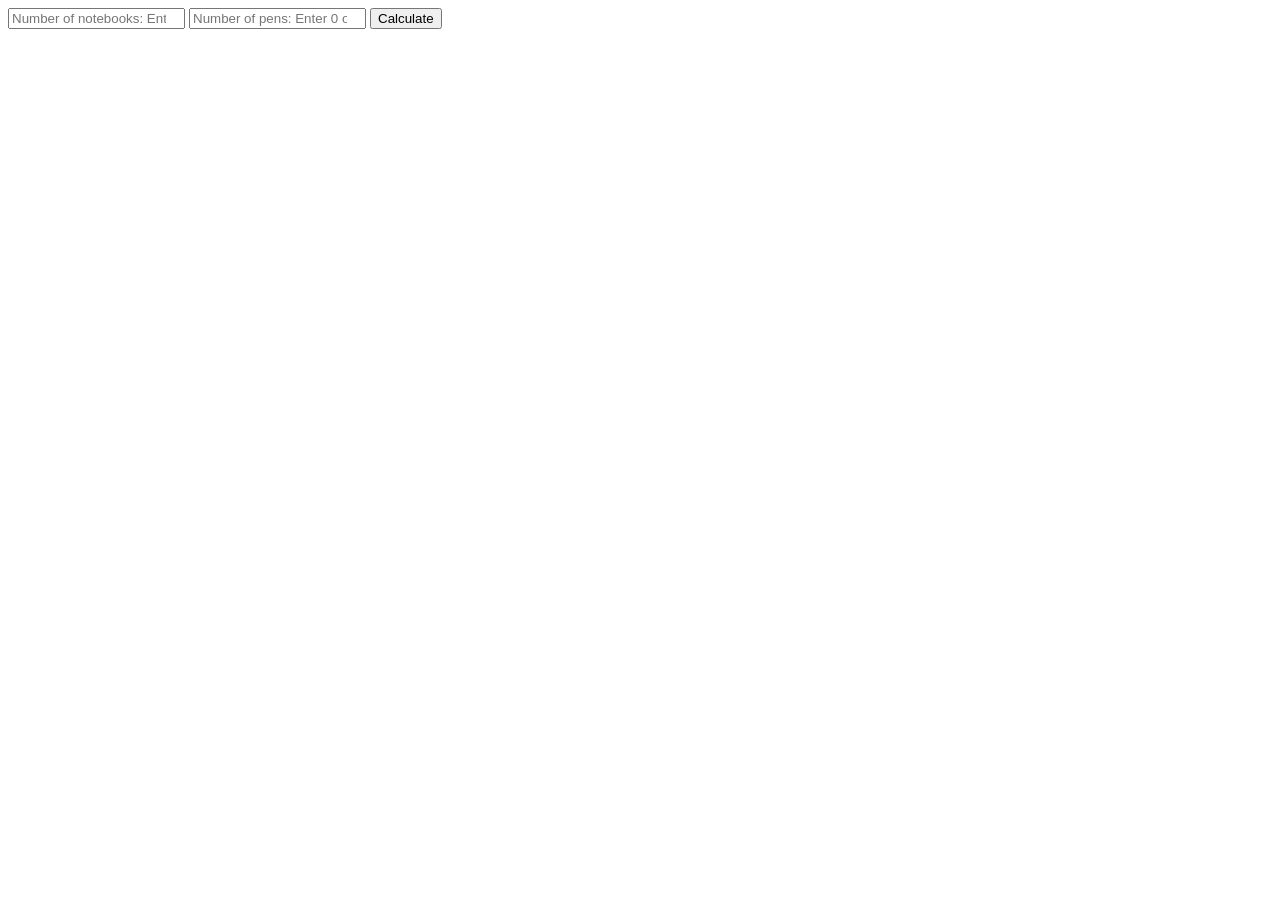
<file: HTML_CSS_JS/Book keeper/index.html>
<!DOCTYPE html>
<html lang="en">

<head>
    <meta charset="UTF-8">
    <meta name="viewport" content="width=device-width, initial-scale=1.0">
    <title>Stationery Order</title>
</head>

<body>
    <input type="number" id="notebooks" min="0" placeholder="Number of notebooks: Enter 0 or higher">
    <input type="number" id="pens" min="0" placeholder="Number of pens: Enter 0 or higher">
    <button type="button" id="calcBtn">Calculate</button>

    <p id="output"></p>

    <script src="script.js"></script>
</body>

</html>
</file>
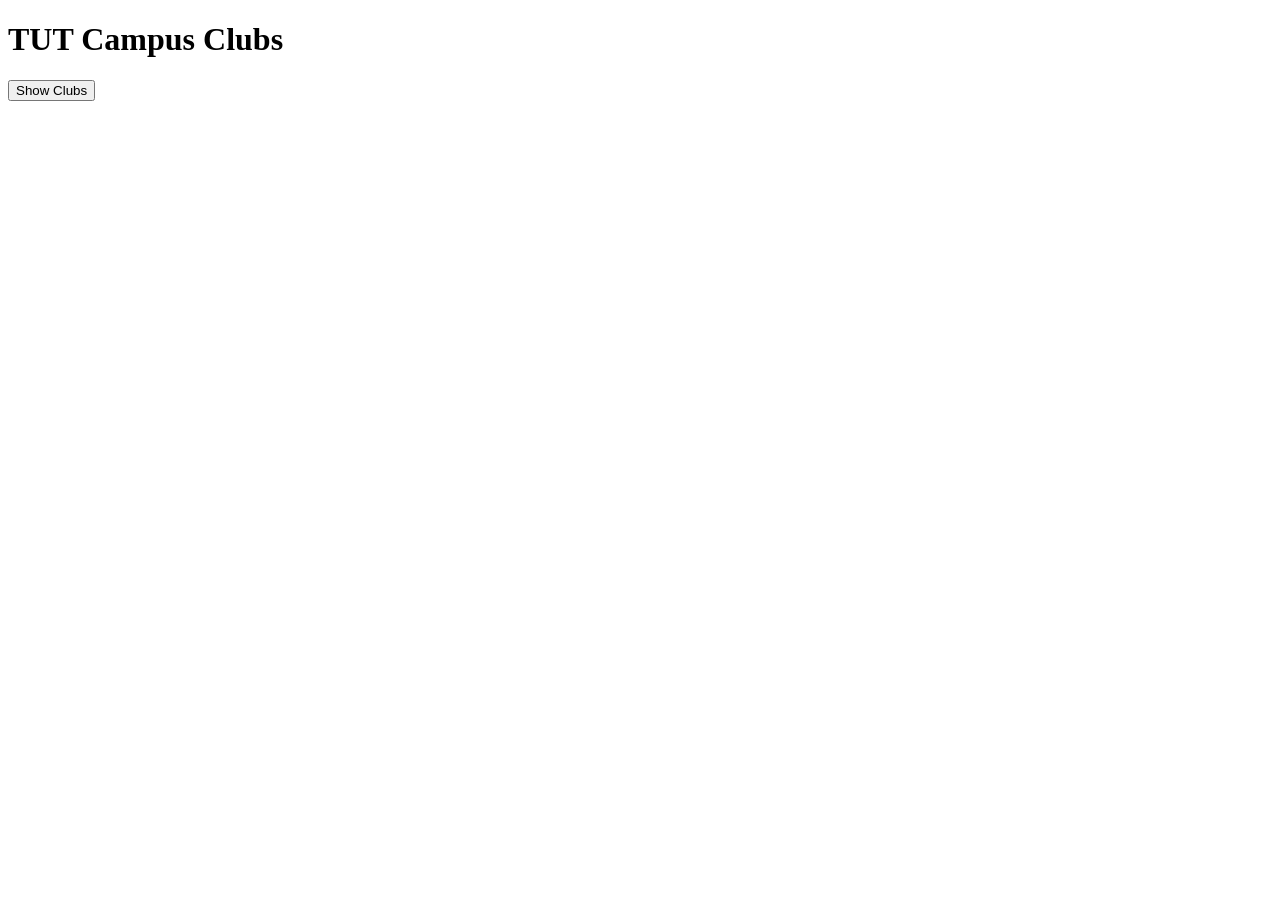
<file: HTML_CSS_JS/Displaying School Clubs/index.html>
<!DOCTYPE html>
<html lang="en">
<head>
    <meta charset="UTF-8">
    <meta name="viewport" content="width=device-width, initial-scale=1.0">
    <title>Campus Club </title>
</head>
<body>
    <h1> TUT Campus Clubs</h1>
	<button type = "button" id = "showBtn"> Show Clubs </button>
	<ul id = "clubList"></ul>
	<p id = "clubCount"></p>
	<p id = "firstLast"></p>
	
	<script src = "script.js"> </script>
</body>
</html>
</file>
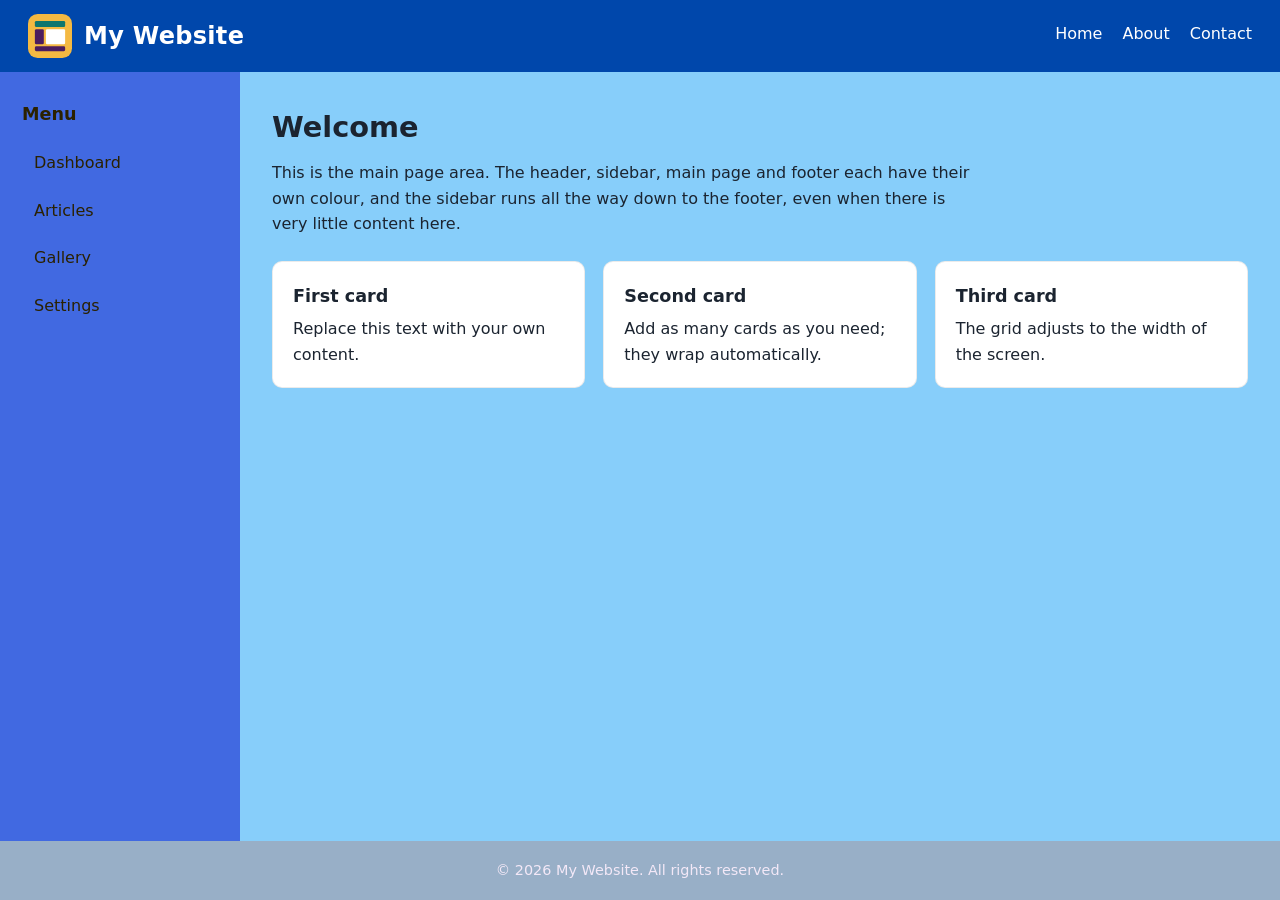
<file: HTML_CSS_JS/Learning 101/Header, Sidebar, logo/index.html>
<!DOCTYPE html>
<html lang="en">
<head>
  <meta charset="UTF-8">
  <meta name="viewport" content="width=device-width, initial-scale=1">
  <title>My Website</title>

  <!-- Browser-tab icon: reuses the logo -->
  <link rel="icon" type="image/svg+xml" href="logo.svg">

  <!-- All styling lives in the separate stylesheet -->
  <link rel="stylesheet" href="style.css">
</head>

<body>
  <!-- PAGE WRAPPER: the grid container that arranges all four sections -->
  <div class="page">

    <!-- HEADER: logo, site title and top navigation -->
    <header class="header">

      <!-- BRAND: the logo image sits right next to the site title -->
      <a class="brand" href="#">
        <img class="logo" src="logo.svg" alt="My Website logo">
        <h1>My Website</h1>
      </a>

      <!-- NAVIGATION: main site links -->
      <nav aria-label="Main">
        <a href="#Home">Home</a>
        <a href="#About">About</a>
        <a href="#Contact">Contact</a>
      </nav>
    </header>

    <!-- SIDEBAR: secondary menu; stretches down to touch the footer -->
    <aside class="sidebar">
      <h2>Menu</h2>
      <ul>
        <li><a href="#">Dashboard</a></li>
        <li><a href="#">Articles</a></li>
        <li><a href="#">Gallery</a></li>
        <li><a href="#">Settings</a></li>
      </ul>
    </aside>

    <!-- MAIN PAGE: the primary content of the site -->
    <main class="main">
      <h2>Welcome</h2>
      <p>
        This is the main page area. The header, sidebar, main page and footer
        each have their own colour, and the sidebar runs all the way down to
        the footer, even when there is very little content here.
      </p>

      <!-- CARDS: example content blocks inside the main area -->
      <div class="cards">
        <article class="card">
          <h3>First card</h3>
          <p>Replace this text with your own content.</p>
        </article>
        <article class="card">
          <h3>Second card</h3>
          <p>Add as many cards as you need; they wrap automatically.</p>
        </article>
        <article class="card">
          <h3>Third card</h3>
          <p>The grid adjusts to the width of the screen.</p>
        </article>
      </div>
    </main>

    <!-- FOOTER: copyright and closing information -->
    <footer class="footer">
      <p>&copy; 2026 My Website. All rights reserved.</p>
    </footer>

  </div>
</body>
</html>
</file>
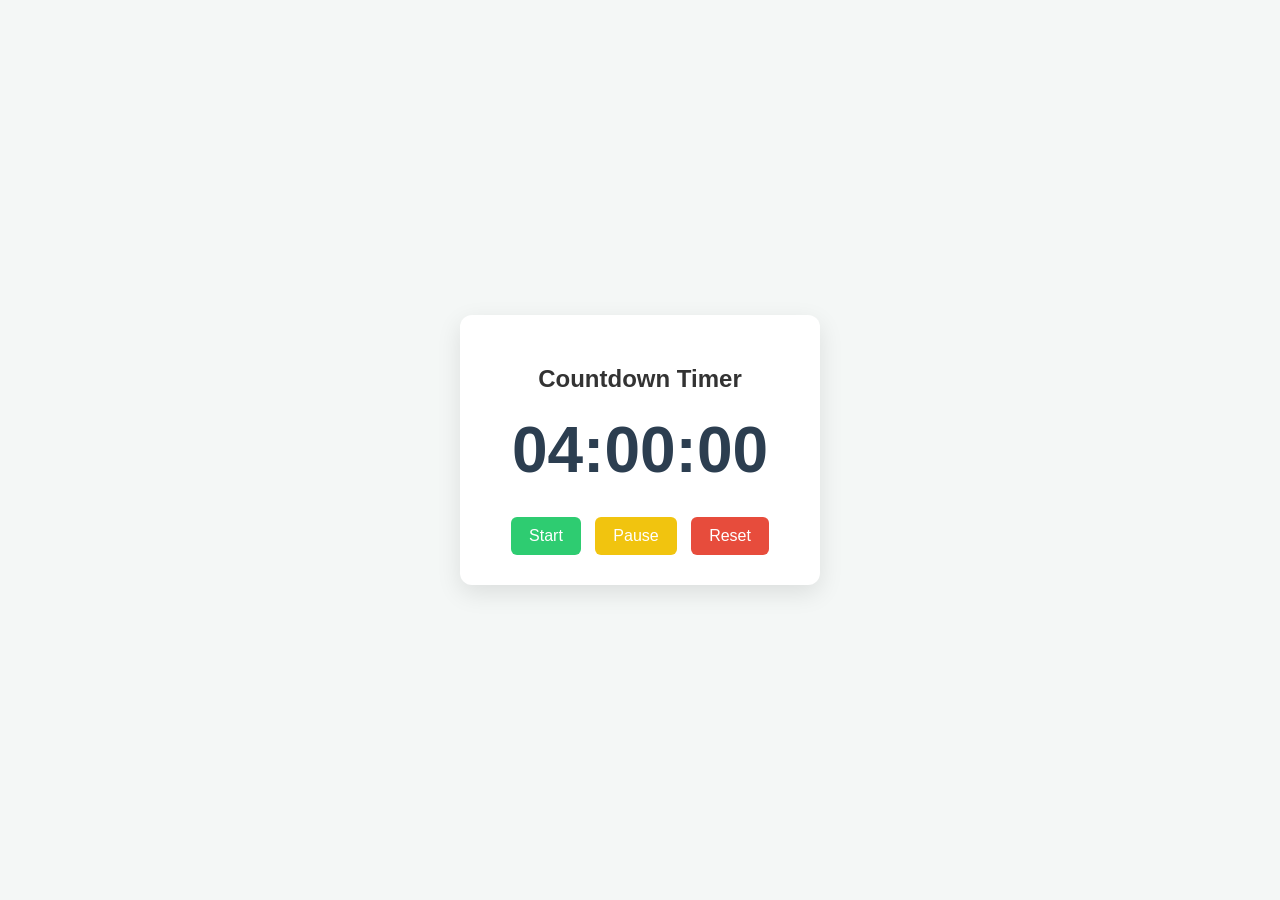
<file: HTML_CSS_JS/Learning 101/Timer/index.html>
<!DOCTYPE html>
<html lang="en">
<head>
    <!-- Tells the browser which character set to use -->
    <meta charset="UTF-8">
    <!-- Makes the page responsive on mobile devices -->
    <meta name="viewport" content="width=device-width, initial-scale=1.0">
    <!-- Shows the title in the browser tab -->
    <title>JavaScript Countdown Timer</title>
    <!-- Links the page to the CSS file for styling -->
    <link rel="stylesheet" href="style.css">
</head>
<body>
    <!-- Main card that holds the timer -->
    <div class="timer-card">
        <!-- Timer heading -->
        <h2>Countdown Timer</h2>
        <!-- This element displays the current time remaining -->
        <div id="display">04:00:00</div>

        <!-- Buttons used to control the timer -->
        <div class="controls">
            <button id="startBtn">Start</button>
            <button id="pauseBtn">Pause</button>
            <button id="resetBtn">Reset</button>
        </div>
    </div>

    <!-- Loads the JavaScript logic for the timer -->
    <script src="script.js"></script>
</body>
</html>
</file>
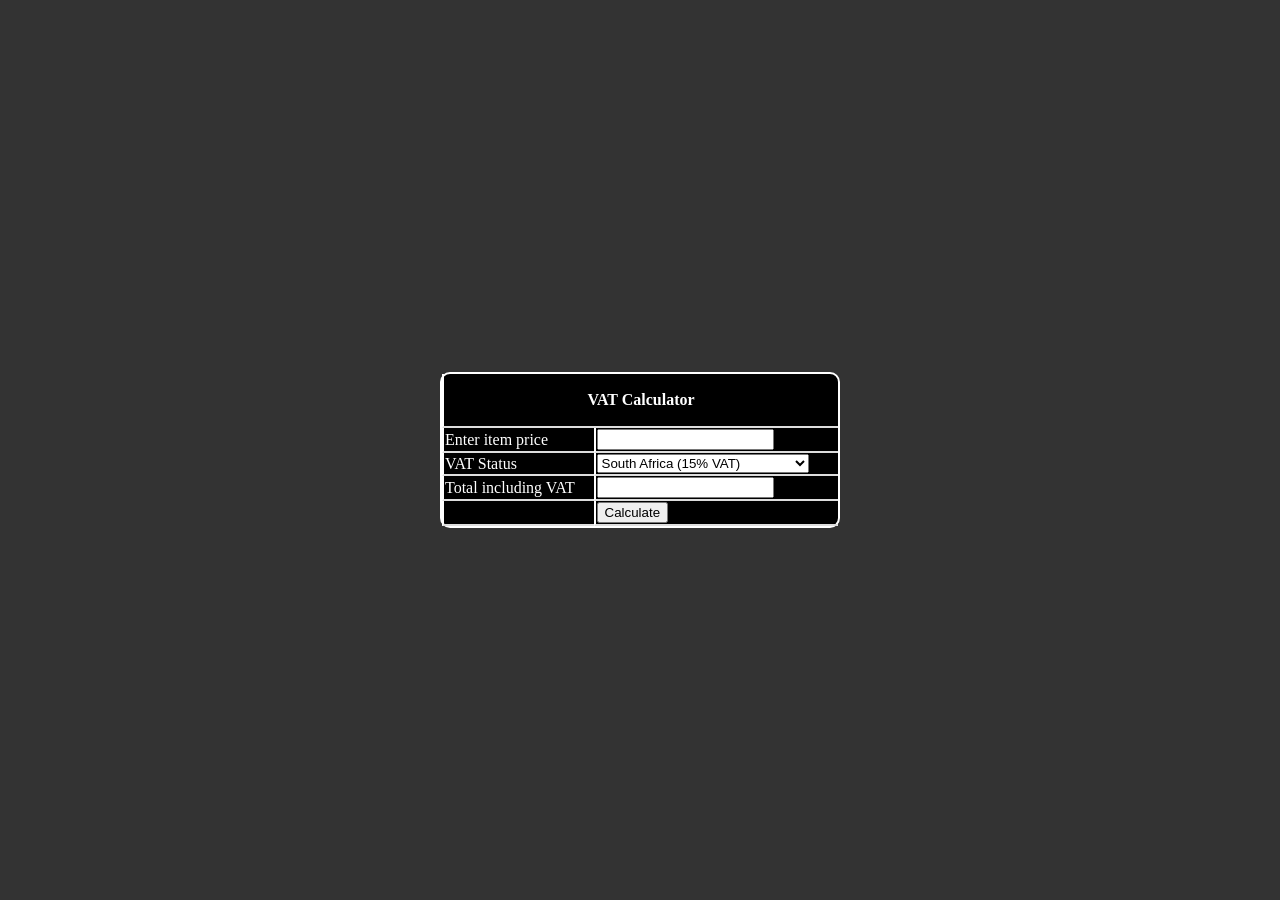
<file: HTML_CSS_JS/Vat Calculator/VAT calculator.html>
<!DOCTYPE html>
<html>
<head>
    <title>VAT Calculator</title>
    <link rel = "stylesheet" href = "style.css">
</head>

<body>



<div class="calculator">

<table width = 400px>
    <tr id = "tHeader">
      <td colspan="2">
        <p id = "tHeader-font-size"><b> VAT Calculator </b></p>
      </td>
    </tr>
    <tr>
      <td>Enter item price</td>
        <td>
          <input type="text" id="price">
        </td>
     </tr>
    <tr>
      <td>VAT Status</td>
      <td>
      <select id="vatStatus">
        <option value="15">South Africa (15% VAT)</option>
        <option value="17">Outside South Africa (17% VAT)</option>
      </select>
      </td>
      </tr>
      <tr>
       <td>Total including VAT</td>
      <td>
        <input type="text" id="total" readonly>
        </td>
         </tr>
         <tr>
         <td></td>
         <td>
         <button onclick="calculateVAT()">Calculate</button>
         </td>
         </tr>
        </table>
    </div>

<script src="scriptJ.js"></script>

</body>
</html>
</file>
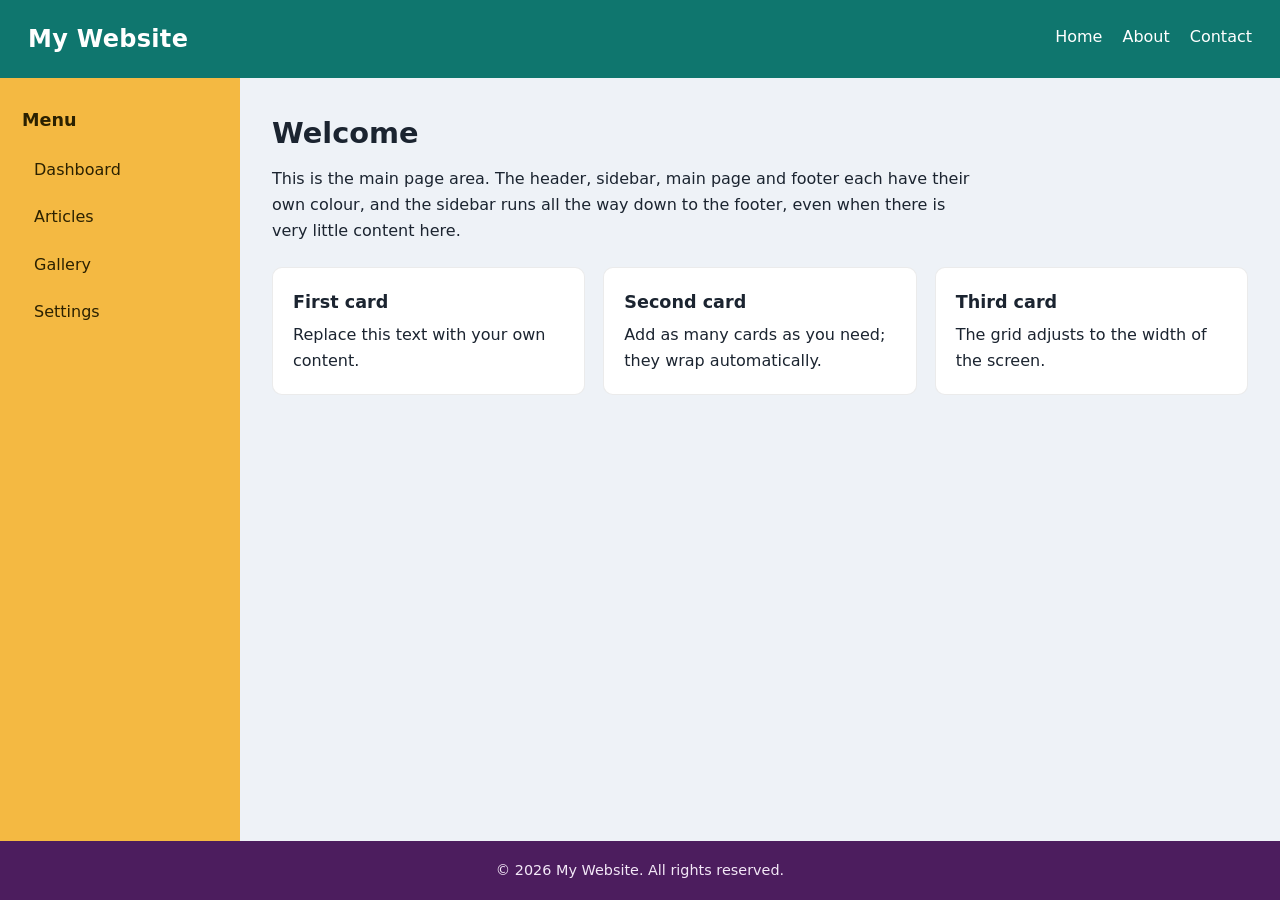
<file: HTML_CSS_JS/Learning 101/Header, Sidebar, logo/Header, Sidebar, Main and Footer Layout.html>
<!DOCTYPE html>
<html lang="en">
<head>
  <meta charset="UTF-8">
  <meta name="viewport" content="width=device-width, initial-scale=1, viewport-fit=cover">
  <title>Layout Website</title>

  <style>
    /* ==========================================================
       COLOUR TOKENS
       Each section gets its own colour. Change them here and the
       whole site updates. A dark-mode set is provided too.
       ========================================================== */
    :root {
      --header-bg:  #0f766e;  /* teal   - header   */
      --header-fg:  #ffffff;
      --sidebar-bg: #f4b942;  /* amber  - sidebar  */
      --sidebar-fg: #2b2100;
      --main-bg:    #eef2f7;  /* pale blue-grey - main page */
      --main-fg:    #1b2430;
      --footer-bg:  #4c1d5e;  /* plum   - footer   */
      --footer-fg:  #f3e8f7;
      --card-bg:    #ffffff;
    }

    /* Dark-mode versions of the same tokens (follows the viewer's setting) */
    @media (prefers-color-scheme: dark) {
      :root:not([data-theme="light"]) {
        --header-bg:  #0b5750;
        --sidebar-bg: #a97a14;
        --sidebar-fg: #fff7e0;
        --main-bg:    #18202b;
        --main-fg:    #e6ebf2;
        --footer-bg:  #35133f;
        --card-bg:    #222c3a;
      }
    }
    :root[data-theme="dark"] {
      --header-bg:  #0b5750;
      --sidebar-bg: #a97a14;
      --sidebar-fg: #fff7e0;
      --main-bg:    #18202b;
      --main-fg:    #e6ebf2;
      --footer-bg:  #35133f;
      --card-bg:    #222c3a;
    }

    /* ==========================================================
       GLOBAL RESET
       Removes default browser spacing so we control the layout.
       ========================================================== */
    * { box-sizing: border-box; margin: 0; padding: 0; }

    html, body { height: 100%; }

    body {
      font-family: "Segoe UI", system-ui, -apple-system, Roboto, Arial, sans-serif;
      line-height: 1.6;
      background: var(--main-bg);
      color: var(--main-fg);
    }

    /* ==========================================================
       PAGE WRAPPER
       A CSS grid with three rows: header / middle / footer.
       - Row 1 (auto): header, only as tall as its content
       - Row 2 (1fr):  sidebar + main, takes ALL leftover space
       - Row 3 (auto): footer, pinned to the bottom of the screen
       Because the sidebar lives in the stretchy middle row, it
       always runs all the way down until it touches the footer.
       ========================================================== */
    .page {
      min-height: 100%;
      display: grid;
      grid-template-columns: 240px 1fr;
      grid-template-rows: auto 1fr auto;
      grid-template-areas:
        "header  header"
        "sidebar main"
        "footer  footer";
      /* keeps content clear of phone notches / system bars */
      padding-top: env(safe-area-inset-top, 0px);
      padding-bottom: env(safe-area-inset-bottom, 0px);
    }

    /* ==========================================================
       HEADER
       Top bar spanning the full width. Holds the site name
       and the main navigation links.
       ========================================================== */
    .header {
      grid-area: header;
      background: var(--header-bg);
      color: var(--header-fg);
      padding: 20px 28px;
      display: flex;
      align-items: center;
      justify-content: space-between;
      flex-wrap: wrap;
      gap: 12px;
    }
    .header h1 { font-size: 1.5rem; letter-spacing: 0.3px; }

    /* Navigation links inside the header */
    .header nav { display: flex; gap: 20px; }
    .header nav a {
      color: var(--header-fg);
      text-decoration: none;
      font-weight: 500;
      padding-bottom: 2px;
      border-bottom: 2px solid transparent;
    }
    .header nav a:hover,
    .header nav a:focus-visible {
      border-bottom-color: var(--header-fg);
      outline: none;
    }

    /* ==========================================================
       SIDEBAR
       Left column with its own colour. It sits in the stretchy
       middle grid row, so it automatically extends down until
       it meets the footer, no matter how short or long the main
       content is.
       ========================================================== */
    .sidebar {
      grid-area: sidebar;
      background: var(--sidebar-bg);
      color: var(--sidebar-fg);
      padding: 28px 22px;
    }
    .sidebar h2 { font-size: 1.1rem; margin-bottom: 14px; }
    .sidebar ul { list-style: none; }
    .sidebar li + li { margin-top: 6px; }
    .sidebar a {
      display: block;
      color: var(--sidebar-fg);
      text-decoration: none;
      padding: 8px 12px;
      border-radius: 6px;
    }
    .sidebar a:hover,
    .sidebar a:focus-visible {
      background: rgba(0, 0, 0, 0.12);
      outline: none;
    }

    /* ==========================================================
       MAIN PAGE
       The central content area. Has its own background colour
       and holds the page's actual content (articles, cards...).
       ========================================================== */
    .main {
      grid-area: main;
      background: var(--main-bg);
      color: var(--main-fg);
      padding: 32px;
    }
    .main h2 { font-size: 1.8rem; margin-bottom: 10px; }
    .main > p { max-width: 70ch; margin-bottom: 24px; }

    /* Content cards - white boxes that sit on the main background */
    .cards {
      display: grid;
      grid-template-columns: repeat(auto-fit, minmax(220px, 1fr));
      gap: 18px;
    }
    .card {
      background: var(--card-bg);
      padding: 20px;
      border-radius: 10px;
      border: 1px solid rgba(0, 0, 0, 0.08);
    }
    .card h3 { margin-bottom: 6px; font-size: 1.1rem; }

    /* ==========================================================
       FOOTER
       Bottom bar spanning the full width. Holds copyright and
       small print. The sidebar finishes right where this starts.
       ========================================================== */
    .footer {
      grid-area: footer;
      background: var(--footer-bg);
      color: var(--footer-fg);
      padding: 18px 28px;
      text-align: center;
      font-size: 0.9rem;
    }

    /* ==========================================================
       RESPONSIVE LAYOUT
       On narrow screens (phones) the sidebar moves above the
       main content instead of sitting beside it.
       ========================================================== */
    @media (max-width: 700px) {
      .page {
        grid-template-columns: 1fr;
        grid-template-areas:
          "header"
          "sidebar"
          "main"
          "footer";
      }
      .main { padding: 22px; }
    }
  </style>
</head>

<body>
  <!-- PAGE WRAPPER: the grid container that arranges all four sections -->
  <div class="page">

    <!-- HEADER: site title and top navigation -->
    <header class="header">
      <h1>My Website</h1>
      <nav aria-label="Main">
        <a href="#">Home</a>
        <a href="#">About</a>
        <a href="#">Contact</a>
      </nav>
    </header>

    <!-- SIDEBAR: secondary menu; stretches down to touch the footer -->
    <aside class="sidebar">
      <h2>Menu</h2>
      <ul>
        <li><a href="#">Dashboard</a></li>
        <li><a href="#">Articles</a></li>
        <li><a href="#">Gallery</a></li>
        <li><a href="#">Settings</a></li>
      </ul>
    </aside>

    <!-- MAIN PAGE: the primary content of the site -->
    <main class="main">
      <h2>Welcome</h2>
      <p>
        This is the main page area. The header, sidebar, main page and footer
        each have their own colour, and the sidebar runs all the way down to
        the footer, even when there is very little content here.
      </p>

      <!-- CARDS: example content blocks inside the main area -->
      <div class="cards">
        <article class="card">
          <h3>First card</h3>
          <p>Replace this text with your own content.</p>
        </article>
        <article class="card">
          <h3>Second card</h3>
          <p>Add as many cards as you need; they wrap automatically.</p>
        </article>
        <article class="card">
          <h3>Third card</h3>
          <p>The grid adjusts to the width of the screen.</p>
        </article>
      </div>
    </main>

    <!-- FOOTER: copyright and closing information -->
    <footer class="footer">
      <p>&copy; 2026 My Website. All rights reserved.</p>
    </footer>

  </div>
</body>
</html>
</file>
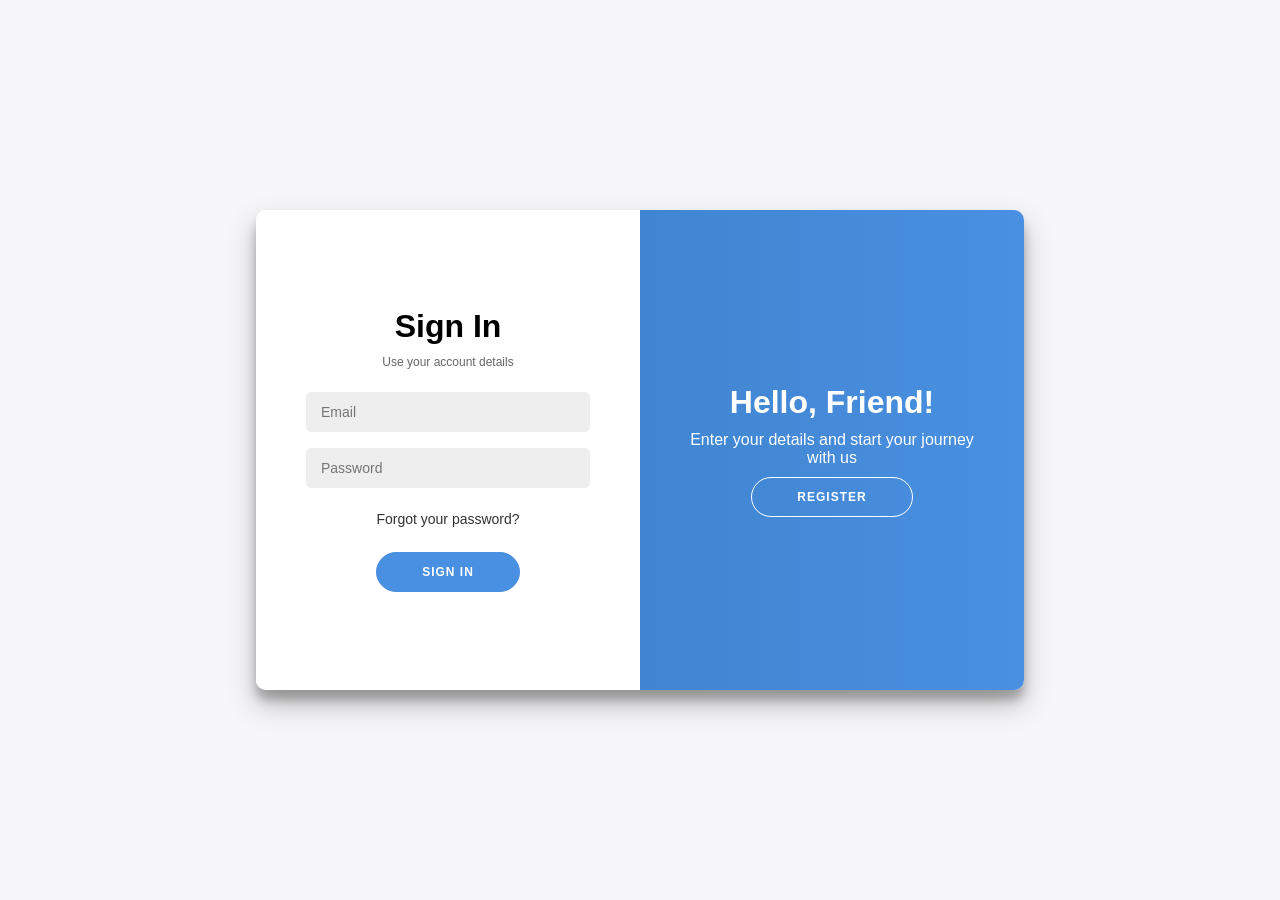
<file: HTML_CSS_JS/Learning 101/Sign In Form/SignInForm.html>
<!DOCTYPE html>
<html lang="en">
<head>
  <meta charset="UTF-8" />
  <meta name="viewport" content="width=device-width, initial-scale=1.0"/>
  <title>Sign In & Register</title>
  <style>
    * {
      box-sizing: border-box;
      margin: 0;
      padding: 0;
    }

    body {
      background: #f6f5f7;
      display: flex;
      justify-content: center;
      align-items: center;
      flex-direction: column;
      font-family: 'Segoe UI', Tahoma, Geneva, Verdana, sans-serif;
      height: 100vh;
    }

    h1 {
      font-weight: bold;
      margin-bottom: 10px;
    }

    span {
      font-size: 12px;
      color: #666;
      margin-bottom: 15px;
    }

    a {
      color: #333;
      font-size: 14px;
      text-decoration: none;
      margin: 15px 0;
    }

    button {
      border-radius: 20px;
      border: 1px solid #4a90e2;
      background-color: #4a90e2;
      color: #ffffff;
      font-size: 12px;
      font-weight: bold;
      padding: 12px 45px;
      letter-spacing: 1px;
      text-transform: uppercase;
      transition: transform 80ms ease-in;
      cursor: pointer;
      margin-top: 10px;
    }

    button:active {
      transform: scale(0.95);
    }

    button.ghost {
      background-color: transparent;
      border-color: #ffffff;
    }

    form {
      background-color: #ffffff;
      display: flex;
      align-items: center;
      justify-content: center;
      flex-direction: column;
      padding: 0 50px;
      height: 100%;
      text-align: center;
    }

    input {
      background-color: #eee;
      border: none;
      padding: 12px 15px;
      margin: 8px 0;
      width: 100%;
      border-radius: 5px;
      font-size: 14px;
    }

    .container {
      background-color: #fff;
      border-radius: 10px;
      box-shadow: 0 14px 28px rgba(0,0,0,0.25), 0 10px 10px rgba(0,0,0,0.22);
      position: relative;
      overflow: hidden;
      width: 768px;
      max-width: 100%;
      min-height: 480px;
    }

    .form-container {
      position: absolute;
      top: 0;
      height: 100%;
      transition: all 0.6s ease-in-out;
    }

    .sign-in-container {
      left: 0;
      width: 50%;
      z-index: 2;
    }

    .sign-up-container {
      left: 0;
      width: 50%;
      opacity: 0;
      z-index: 1;
    }

    .container.right-panel-active .sign-in-container {
      transform: translateX(100%);
    }

    .container.right-panel-active .sign-up-container {
      transform: translateX(100%);
      opacity: 1;
      z-index: 5;
      animation: show 0.6s;
    }

    @keyframes show {
      0%, 49.99% {
        opacity: 0;
        z-index: 1;
      }
      50%, 100% {
        opacity: 1;
        z-index: 5;
      }
    }

    .overlay-container {
      position: absolute;
      top: 0;
      left: 50%;
      width: 50%;
      height: 100%;
      overflow: hidden;
      transition: transform 0.6s ease-in-out;
      z-index: 100;
    }

    .container.right-panel-active .overlay-container {
      transform: translateX(-100%);
    }

    .overlay {
      background: #4a90e2;
      background: linear-gradient(to right, #357abd, #4a90e2);
      background-repeat: no-repeat;
      background-size: cover;
      background-position: 0 0;
      color: #ffffff;
      position: relative;
      left: -100%;
      height: 100%;
      width: 200%;
      transform: translateX(0);
      transition: transform 0.6s ease-in-out;
    }

    .container.right-panel-active .overlay {
      transform: translateX(50%);
    }

    .overlay-panel {
      position: absolute;
      display: flex;
      align-items: center;
      justify-content: center;
      flex-direction: column;
      padding: 0 40px;
      text-align: center;
      top: 0;
      height: 100%;
      width: 50%;
      transform: translateX(0);
      transition: transform 0.6s ease-in-out;
    }

    .overlay-left {
      transform: translateX(-20%);
    }

    .container.right-panel-active .overlay-left {
      transform: translateX(0);
    }

    .overlay-right {
      right: 0;
      transform: translateX(0);
    }

    .container.right-panel-active .overlay-right {
      transform: translateX(20%);
    }
  </style>
</head>
<body>

  <div class="container" id="container">
    
    <!-- REGISTER FORM -->
    <div class="form-container sign-up-container">
      <form id="registerForm">
        <h1>Create Account</h1>
        <span>Fill in your details below</span>
        
        <input type="text" id="regFirstName" placeholder="First Name" required />
        <input type="text" id="regLastName" placeholder="Surname" required />
        <input type="email" id="regEmail" placeholder="Email" required />
        <input type="password" id="regPassword" placeholder="Password" required />
        
        <button type="submit">Sign Up</button>
      </form>
    </div>

    <!-- SIGN IN FORM -->
    <div class="form-container sign-in-container">
      <form id="signInForm">
        <h1>Sign In</h1>
        <span>Use your account details</span>
        
        <input type="email" id="loginEmail" placeholder="Email" required />
        <input type="password" id="loginPassword" placeholder="Password" required />
        
        <a href="#">Forgot your password?</a>
        <button type="submit">Sign In</button>
      </form>
    </div>

    <!-- SLIDING OVERLAY PANEL -->
    <div class="overlay-container">
      <div class="overlay">
        <div class="overlay-panel overlay-left">
          <h1>Welcome Back!</h1>
          <p>To keep connected with us, please login with your personal info</p>
          <button class="ghost" id="signInBtn">Sign In</button>
        </div>
        <div class="overlay-panel overlay-right">
          <h1>Hello, Friend!</h1>
          <p>Enter your details and start your journey with us</p>
          <button class="ghost" id="signUpBtn">Register</button>
        </div>
      </div>
    </div>

  </div>

  <script>
    // Toggle Panel Movement
    const signUpButton = document.getElementById('signUpBtn');
    const signInButton = document.getElementById('signInBtn');
    const container = document.getElementById('container');

    signUpButton.addEventListener('click', () => {
      container.classList.add("right-panel-active");
    });

    signInButton.addEventListener('click', () => {
      container.classList.remove("right-panel-active");
    });

    // Handle Registration Form Submission
    document.getElementById('registerForm').addEventListener('submit', (e) => {
      e.preventDefault();
      
      const firstName = document.getElementById('regFirstName').value;
      const lastName = document.getElementById('regLastName').value;
      const email = document.getElementById('regEmail').value;
      const password = document.getElementById('regPassword').value;

      console.log('Registered User:', { firstName, lastName, email, password });
      alert(`Account successfully created for ${firstName} ${lastName}!`);
      
      e.target.reset();
    });

    // Handle Sign-In Form Submission
    document.getElementById('signInForm').addEventListener('submit', (e) => {
      e.preventDefault();
      
      const email = document.getElementById('loginEmail').value;
      const password = document.getElementById('loginPassword').value;

      console.log('Logging in with:', { email, password });
      alert(`Logged in as: ${email}`);
      
      e.target.reset();
    });
  </script>

</body>
</html>
</file>
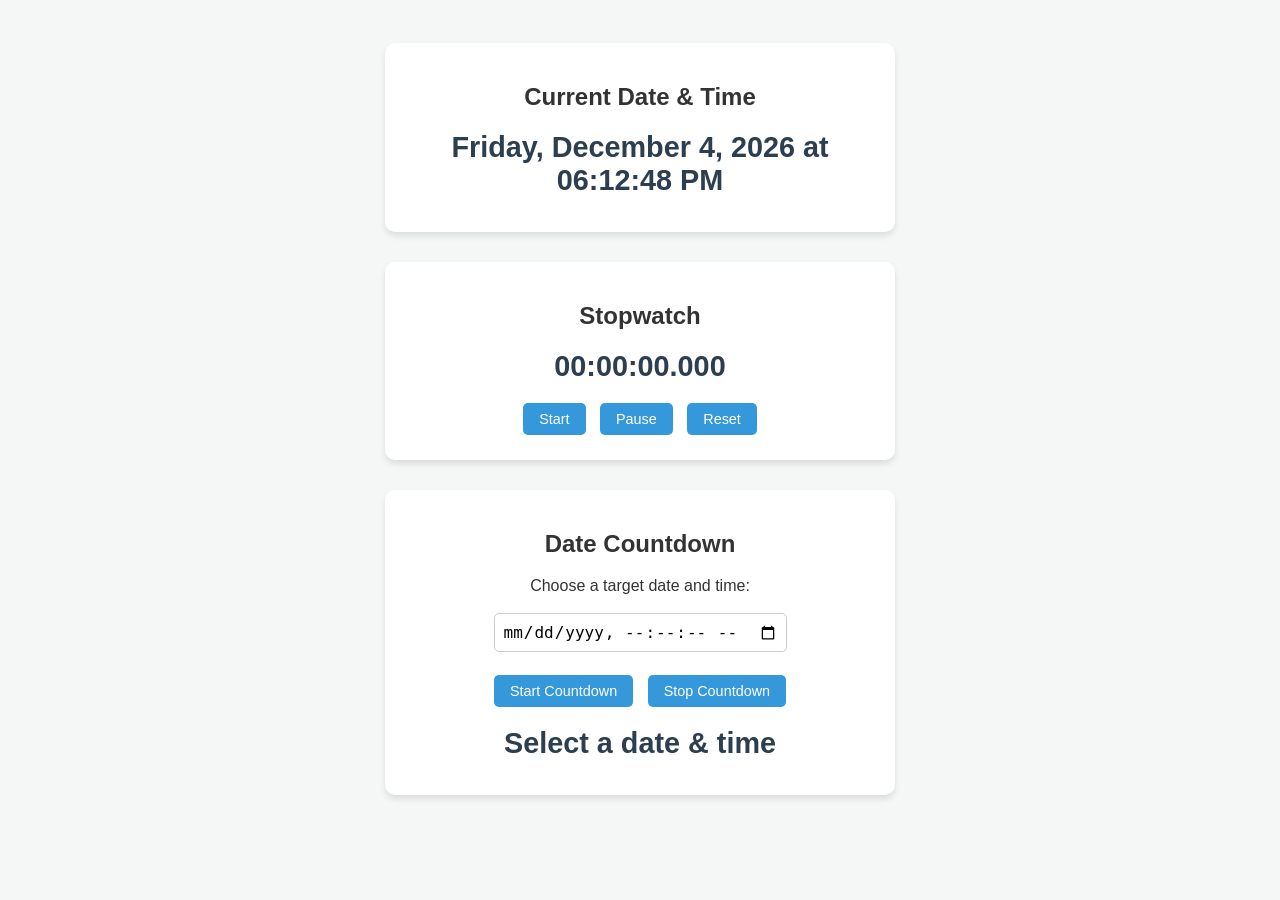
<file: HTML_CSS_JS/Learning 101/Timer/DateAndTime.html>
<!DOCTYPE html>
<html lang="en">
<head>
  <meta charset="UTF-8" />
  <meta name="viewport" content="width=device-width, initial-scale=1.0"/>
  <title>JS Utilities: Clock, Stopwatch & Countdown</title>
  <style>
    body {
      font-family: 'Segoe UI', Tahoma, Geneva, Verdana, sans-serif;
      background-color: #f4f7f6;
      color: #333;
      display: flex;
      flex-direction: column;
      align-items: center;
      padding: 20px;
    }
    .card {
      background: #ffffff;
      padding: 20px 30px;
      margin: 15px 0;
      border-radius: 10px;
      box-shadow: 0 4px 6px rgba(0,0,0,0.1);
      width: 100%;
      max-width: 450px;
      text-align: center;
    }
    .display {
      font-size: 1.8rem;
      font-weight: bold;
      color: #2c3e50;
      margin: 15px 0;
    }
    button {
      padding: 8px 16px;
      margin: 5px;
      border: none;
      border-radius: 5px;
      background-color: #3498db;
      color: white;
      font-size: 0.9rem;
      cursor: pointer;
    }
    button:hover { background-color: #2980b9; }
    input[type="datetime-local"] {
      padding: 8px;
      font-size: 1rem;
      border-radius: 5px;
      border: 1px solid #ccc;
    }
  </style>
</head>
<body>

  <!-- 1. Live Current Date & Time Display -->
  <div class="card">
    <h2>Current Date & Time</h2>
    <div id="currentDateTime" class="display">Loading...</div>
  </div>

  <!-- 2. Stopwatch Section -->
  <div class="card">
    <h2>Stopwatch</h2>
    <div id="stopwatchDisplay" class="display">00:00:00.000</div>
    <button id="startStopwatch">Start</button>
    <button id="pauseStopwatch">Pause</button>
    <button id="resetStopwatch">Reset</button>
  </div>

  <!-- 3. Countdown Timer (Supports Specific Target Dates) -->
  <div class="card">
    <h2>Date Countdown</h2>
    <label for="targetDatetime">Choose a target date and time:</label>
    <br/><br/>
    <input type="datetime-local" id="targetDatetime" step="1" required />
    <br/><br/>
    <button id="startCountdown">Start Countdown</button>
    <button id="stopCountdown">Stop Countdown</button>
    <div id="countdownDisplay" class="display">Select a date & time</div>
  </div>

  <script>
    // =========================================================================
    // SECTION 1: LIVE CURRENT DATE & TIME DISPLAY
    // =========================================================================

    function updateLiveClock() {
      // Create a Date object containing the current browser date and time
      const now = new Date();

      // Format the date into a human-readable string (e.g., "Tuesday, October 6, 2026, 09:10:48 PM")
      const options = { 
        weekday: 'long', 
        year: 'numeric', 
        month: 'long', 
        day: 'numeric',
        hour: '2-digit', 
        minute: '2-digit', 
        second: '2-digit' 
      };
      
      const formattedDate = now.toLocaleDateString('en-US', options);

      // Update the DOM element with the formatted current date/time string
      document.getElementById('currentDateTime').textContent = formattedDate;
    }

    // Call updateLiveClock immediately to populate the text on page load
    updateLiveClock();

    // Set an interval to re-run updateLiveClock every 1000 milliseconds (1 second)
    setInterval(updateLiveClock, 1000);


    // =========================================================================
    // SECTION 2: STOPWATCH IMPLEMENTATION
    // =========================================================================

    let stopwatchInterval = null; // Holds the reference to setInterval for stopping it
    let stopwatchElapsedTime = 0; // Tracks total elapsed time in milliseconds
    let stopwatchStartTime = 0;   // Stores timestamp when timer starts running

    function formatStopwatchTime(ms) {
      // Convert milliseconds into hours, minutes, seconds, and milliseconds
      const totalSeconds = Math.floor(ms / 1000);
      const hours = Math.floor(totalSeconds / 3600);
      const minutes = Math.floor((totalSeconds % 3600) / 60);
      const seconds = totalSeconds % 60;
      const milliseconds = ms % 1000;

      // Pad numbers with leading zeros for consistent display formatting (00:00:00.000)
      const pad = (num, digits = 2) => String(num).padStart(digits, '0');

      return `${pad(hours)}:${pad(minutes)}:${pad(seconds)}.${pad(milliseconds, 3)}`;
    }

    document.getElementById('startStopwatch').addEventListener('click', () => {
      // Prevent multiple simultaneous intervals if 'Start' is clicked repeatedly
      if (stopwatchInterval !== null) return;

      // Calculate start time offset by any previously elapsed time
      stopwatchStartTime = Date.now() - stopwatchElapsedTime;

      // Update timer display every 10 milliseconds (~100 fps)
      stopwatchInterval = setInterval(() => {
        stopwatchElapsedTime = Date.now() - stopwatchStartTime;
        document.getElementById('stopwatchDisplay').textContent = formatStopwatchTime(stopwatchElapsedTime);
      }, 10);
    });

    document.getElementById('pauseStopwatch').addEventListener('click', () => {
      // Stop the timer updates by clearing the interval variable
      clearInterval(stopwatchInterval);
      stopwatchInterval = null; // Reset reference
    });

    document.getElementById('resetStopwatch').addEventListener('click', () => {
      // Stop the timer and reset all tracked variables back to zero
      clearInterval(stopwatchInterval);
      stopwatchInterval = null;
      stopwatchElapsedTime = 0;
      document.getElementById('stopwatchDisplay').textContent = "00:00:00.000";
    });


    // =========================================================================
    // SECTION 3: COUNTDOWN TIMER WITH TARGET DATES
    // =========================================================================

    let countdownInterval = null; // Holds reference to the countdown interval loop

    document.getElementById('startCountdown').addEventListener('click', () => {
      // Retrieve the value selected by the user in the <input type="datetime-local"> field
      const inputVal = document.getElementById('targetDatetime').value;
      const display = document.getElementById('countdownDisplay');

      // Validate that the user picked a valid date/time
      if (!inputVal) {
        display.textContent = "Please pick a target date!";
        return;
      }

      // Convert target input string into milliseconds epoch time
      const targetTime = new Date(inputVal).getTime();

      // Clear any existing active countdowns before launching a new one
      clearInterval(countdownInterval);

      // Define the updater function to execute every second
      function updateCountdown() {
        const currentTime = Date.now();
        const difference = targetTime - currentTime; // Remaining time in milliseconds

        // If target date has been reached or passed
        if (difference <= 0) {
          clearInterval(countdownInterval);
          display.textContent = "🎉 Time's Up!";
          return;
        }

        // Convert remaining milliseconds into Days, Hours, Minutes, and Seconds
        const days = Math.floor(difference / (1000 * 60 * 60 * 24));
        const hours = Math.floor((difference % (1000 * 60 * 60 * 24)) / (1000 * 60 * 60));
        const minutes = Math.floor((difference % (1000 * 60 * 60)) / (1000 * 60));
        const seconds = Math.floor((difference % (1000 * 60)) / 1000);

        // Display the remaining time formatted clearly to the user
        display.textContent = `${days}d ${hours}h ${minutes}m ${seconds}s`;
      }

      // Run updateCountdown immediately on click
      updateCountdown();

      // Repeat the calculation every 1000 milliseconds (1 second)
      countdownInterval = setInterval(updateCountdown, 1000);
    });

    document.getElementById('stopCountdown').addEventListener('click', () => {
      // Stop the countdown timer loop and inform the user
      clearInterval(countdownInterval);
      document.getElementById('countdownDisplay').textContent = "Countdown Stopped";
    });
  </script>

</body>
</html>
</file>
<file: HTML_CSS_JS/Learning 101/Header, Sidebar, logo/style.css>
/* ==========================================================
   COLOUR TOKENS
   Each section gets its own colour. Change them here and the
   whole site updates. A dark-mode set is provided too.
   ========================================================== */


/* Dark-mode versions of the same tokens (follows the viewer's setting) */
  :root {
  --header-bg:  #0047AB;  /* Cobalt Blue   - header   */
  --header-fg:  #ffffff;
  --sidebar-bg: #4169e1;  /* Royal Blue  - sidebar  */
  --sidebar-fg: #2b2100;
  --main-bg:    #87CEFA;  /* light sky blue - main page */
  --main-fg:    #1b2430;
  --footer-bg:  #98AFC7;  /* Blue grey  - footer   */
  --footer-fg:  #f3e8f7;
  --card-bg:    #ffffff;
  }


/* ==========================================================
   GLOBAL RESET
   Removes default browser spacing so we control the layout.
   ========================================================== */
* { box-sizing: border-box; margin: 0; padding: 0; }

html, body { height: 100%; }

body {
  font-family: "Segoe UI", system-ui, -apple-system, Roboto, Arial, sans-serif;
  line-height: 1.6;
  background: #87CEFA;
  color: #87CEFA;
}

/* ==========================================================
   PAGE WRAPPER
   A CSS grid with three rows: header / middle / footer.
   - Row 1 (auto): header, only as tall as its content
   - Row 2 (1fr):  sidebar + main, takes ALL leftover space
   - Row 3 (auto): footer, pinned to the bottom of the screen
   Because the sidebar lives in the stretchy middle row, it
   always runs all the way down until it touches the footer.
   ========================================================== */
.page {
  min-height: 100%;
  display: grid;
  grid-template-columns: 240px 1fr;
  grid-template-rows: auto 1fr auto;
  grid-template-areas:
    "header  header"
    "sidebar main"
    "footer  footer";
}

/* ==========================================================
   HEADER
   Top bar spanning the full width. Holds the logo, the site
   name and the main navigation links.
   ========================================================== */
.header {
  grid-area: header;
  background: var(--header-bg);
  color: var(--header-fg);
  padding: 14px 28px;
  display: flex;
  align-items: center;
  justify-content: space-between;
  flex-wrap: wrap;
  gap: 12px;
}

/* BRAND: groups the logo and the title so they sit side by side */
.brand {
  display: flex;
  align-items: center;
  gap: 12px;
  color: inherit;
  text-decoration: none;
}

/* LOGO: fixed size image shown next to the title */
.logo {
  width: 44px;
  height: 44px;
  display: block;
}

.brand h1 { font-size: 1.5rem; letter-spacing: 0.3px; }

/* Navigation links inside the header */
.header nav { display: flex; gap: 20px; }
.header nav a {
  color: var(--header-fg);
  text-decoration: none;
  font-weight: 500;
  padding-bottom: 2px;
  border-bottom: 2px solid transparent;
}
.header nav a:hover,
.header nav a:focus-visible {
  border-bottom-color: var(--header-fg);
  outline: none;
}

/* ==========================================================
   SIDEBAR
   Left column with its own colour. It sits in the stretchy
   middle grid row, so it automatically extends down until
   it meets the footer, no matter how short or long the main
   content is.
   ========================================================== */
.sidebar {
  grid-area: sidebar;
  background: var(--sidebar-bg);
  color: var(--sidebar-fg);
  padding: 28px 22px;
}
.sidebar h2 { font-size: 1.1rem; margin-bottom: 14px; }
.sidebar ul { list-style: none; }
.sidebar li + li { margin-top: 6px; }
.sidebar a {
  display: block;
  color: var(--sidebar-fg);
  text-decoration: none;
  padding: 8px 12px;
  border-radius: 6px;
}
.sidebar a:hover,
.sidebar a:focus-visible {
  background: rgba(0, 0, 0, 0.12);
  outline: none;
}

/* ==========================================================
   MAIN PAGE
   The central content area. Has its own background colour
   and holds the page's actual content (articles, cards...).
   ========================================================== */
.main {
  grid-area: main;
  background: var(--main-bg);
  color: var(--main-fg);
  padding: 32px;
}
.main h2 { font-size: 1.8rem; margin-bottom: 10px; }
.main > p { max-width: 70ch; margin-bottom: 24px; }

/* Content cards - white boxes that sit on the main background */
.cards {
  display: grid;
  grid-template-columns: repeat(auto-fit, minmax(220px, 1fr));
  gap: 18px;
}
.card {
  background: var(--card-bg);
  padding: 20px;
  border-radius: 10px;
  border: 1px solid rgba(0, 0, 0, 0.08);
}
.card h3 { margin-bottom: 6px; font-size: 1.1rem; }

/* ==========================================================
   FOOTER
   Bottom bar spanning the full width. Holds copyright and
   small print. The sidebar finishes right where this starts.
   ========================================================== */
.footer {
  grid-area: footer;
  background: var(--footer-bg);
  color: var(--footer-fg);
  padding: 18px 28px;
  text-align: center;
  font-size: 0.9rem;
}

/* ==========================================================
   RESPONSIVE LAYOUT
   On narrow screens (phones) the sidebar moves above the
   main content instead of sitting beside it.
   ========================================================== */
@media (max-width: 700px) {
  .page {
    grid-template-columns: 1fr;
    grid-template-areas:
      "header"
      "sidebar"
      "main"
      "footer";
  }
  .main { padding: 22px; }
}
</file>
<file: HTML_CSS_JS/Learning 101/Timer/style.css>
/* Center the whole page content vertically and horizontally */
body {
    font-family: 'Arial', sans-serif;
    background-color: #f4f7f6;
    display: flex;
    justify-content: center;
    align-items: center;
    height: 100vh;
    margin: 0;
}

/* Styles the main timer card container */
.timer-card {
    background: #ffffff;
    padding: 30px;
    border-radius: 12px;
    box-shadow: 0 8px 24px rgba(0, 0, 0, 0.1);
    text-align: center;
    width: 300px;
}

/* Styles the heading text */
h2 {
    color: #333;
    margin-bottom: 20px;
}

/* Makes the timer display look large and bold */
#display {
    font-size: 4rem;
    font-weight: bold;
    color: #2c3e50;
    margin-bottom: 30px;
}

/* Sets the same styling for all control buttons */
.controls button {
    padding: 10px 18px;
    font-size: 1rem;
    margin: 0 5px;
    border: none;
    border-radius: 6px;
    cursor: pointer;
    transition: background 0.2s ease;
}

/* Start button is green to show begin action */
#startBtn { background-color: #2ecc71; color: white; }
#startBtn:hover { background-color: #27ae60; }

/* Pause button is yellow to show temporary stop */
#pauseBtn { background-color: #f1c40f; color: white; }
#pauseBtn:hover { background-color: #f39c12; }

/* Reset button is red to show restart action */
#resetBtn { background-color: #e74c3c; color: white; }
#resetBtn:hover { background-color: #c0392b; }
</file>
<file: HTML_CSS_JS/Vat Calculator/style.css>
body{
    margin : 0;
    display : flex;
    justify-content: center;
    align-items: center;
    height: 100vh;
    background-color: hsl(0, 0%, 20%);
}

table{
    background-color: black;
    color: white;
    border-collapse: separate;
    border-spacing: 0;
    border: 2px solid white;
    border-radius: 10px;
}

th, td {
  border-bottom: 2px solid #ddd; /* Adds border only at the bottom */
  border-left: 2px solid #ffff;
  padding: 1px;

}

#tHeader-font-size{
    font-size: 1rem;
    text-align: center;
    padding : 0;
}
</file>
